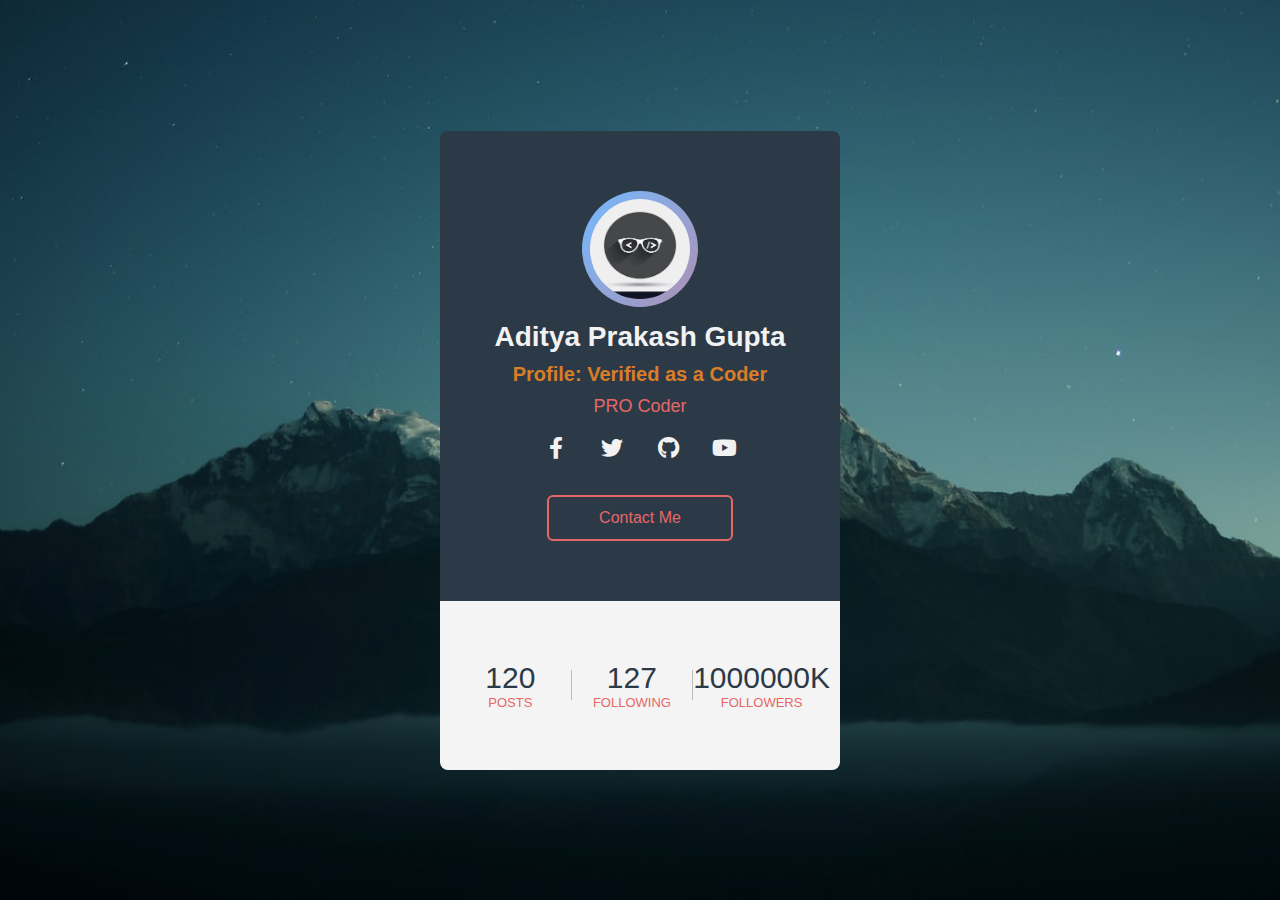
<file: index.html>
<!DOCTYPE html>
<html lang="en">
<head>
  <meta charset="UTF-8">
  <meta name="viewport" content="width=device-width, initial-scale=1.0">
  <title></title>
  <link rel="stylesheet" href="https://cdnjs.cloudflare.com/ajax/libs/font-awesome/5.14.0/css/all.min.css"/>
  <link rel="stylesheet" href="style.css">
</head>
<body>
  <div class="profile-card">
    <div class="card-header">
      <div class="pic">
        <img src="download (4).jpg" alt="">
      </div>
      <div class="name">Aditya Prakash Gupta</div>
      <div class="verification">Profile: Verified as a Coder</div>
      <div class="desc">PRO Coder</div>
      <div class="sm">
        <a href="#" class="fab fa-facebook-f"></a>
        <a href="#" class="fab fa-twitter"></a>
        <a href="#" class="fab fa-github"></a>
        <a href="#" class="fab fa-youtube"></a>
      </div>
      <a href="phone_number.html" class="contact-btn">Contact Me</a>
    </div>
    <div class="card-footer">
      <div class="numbers">
        <div class="item">
          <span>120</span>
          Posts
        </div>
        <div class="border"></div>
        <div class="item">
          <span>127</span>
          Following
        </div>
        <div class="border"></div>
        <div class="item">
          <span>1000000k</span>
          Followers
        </div>
      </div>
    </div>
  </div>
</body>
</html>
</file>
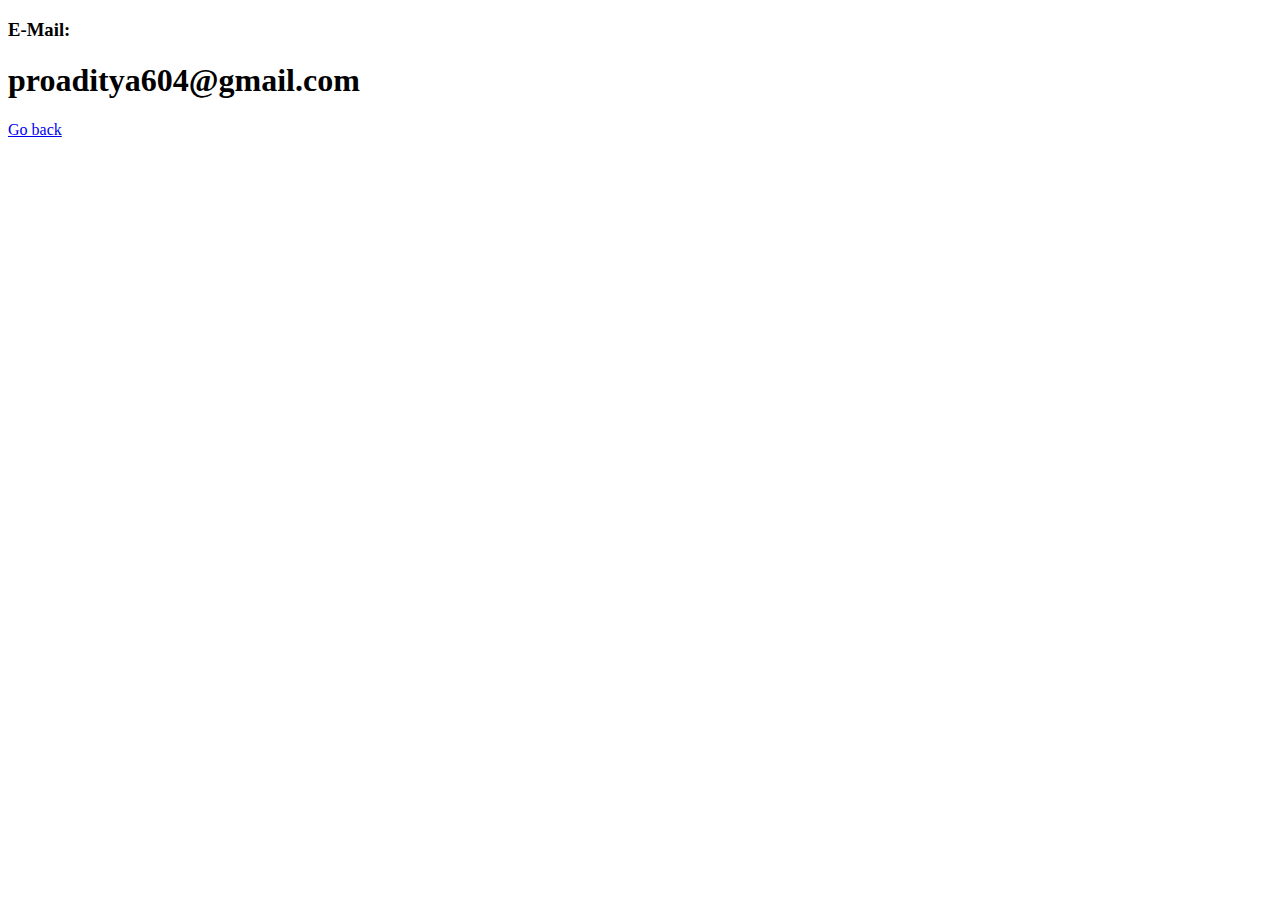
<file: phone_number.html>
<!DOCTYPE html>
<html lang="en">
<head>
    <meta charset="UTF-8">
    <meta http-equiv="X-UA-Compatible" content="IE=edge">
    <meta name="viewport" content="width=device-width, initial-scale=1.0">
    <title>Mail Me</title>
</head>
<body>
    <h3>E-Mail:</h3>
    <h1>proaditya604@gmail.com</h1>
    <a href="index.html" class="contact-btn">Go back</a>
</body>
</html>
</file>
<file: style.css>
*{
  margin: 0;
  padding: 0;
  font-family: "Ubuntu", sans-serif;
  box-sizing: border-box;
  text-decoration: none;
}

body{
  height: 100vh;
  background: url(bg.jpg) no-repeat center;
  background-size: cover;
  display: flex;
  align-items: center;
  justify-content: center;
}

.profile-card{
  width: 400px;
  text-align: center;
  border-radius: 8px;
  overflow: hidden;
}

.card-header{
  background: #2c3a47;
  padding: 60px 40px;
}

.pic{
  display: inline-block;
  padding: 8px;
  background: linear-gradient(130deg, #74b9ff, #e66767);
  margin: auto;
  border-radius: 50%;
  background-size: 200% 200%;
  animation: animated-gradient 2s linear infinite;
}

@keyframes animated-gradient{
  25%{
    background-position: left bottom;
  }
  50%{
    background-position: right bottom;
  }
  75%{
    background-position: right top;
  }
  100%{
    background-position: left top;
  }
}

.pic img{
  display: block;
  width: 100px;
  height: 100px;
  border-radius: 50%;
}

.name{
  color: #f2f2f2;
  font-size: 28px;
  font-weight: 600;
  margin: 10px 0;
}

.verification{
  color: #da7d27;
  font-size: 20px;
  font-weight: 600;
  margin: 10px 0;
}

.desc{
  font-size: 18px;
  color: #e66767;
}

.sm{
  display: flex;
  justify-content: center;
  margin: 20px 0;
}

.sm a{
  color: #f2f2f2;
  width: 56px;
  font-size: 22px;
  transition: .3s linear;
}

.sm a:hover{
  color: #e66767;
}

.contact-btn{
  display: inline-block;
  padding: 12px 50px;
  color: #e66767;
  border: 2px solid #e66767;
  border-radius: 6px;
  margin-top: 16px;
  transition: .3s linear;
}

.contact-btn:hover{
  background: #e66767;
  color: #f2f2f2;
}

.card-footer{
  background: #f4f4f4;
  padding: 60px 10px;
}

.numbers{
  display: flex;
  align-items: center;
}

.item{
  flex: 1;
  text-transform: uppercase;
  font-size: 13px;
  color: #e66767;
}

.item span{
  display: block;
  color: #2c3a47;
  font-size: 30px;
}

.border{
  width: 1px;
  height: 30px;
  background: #bbb;
}
</file>
